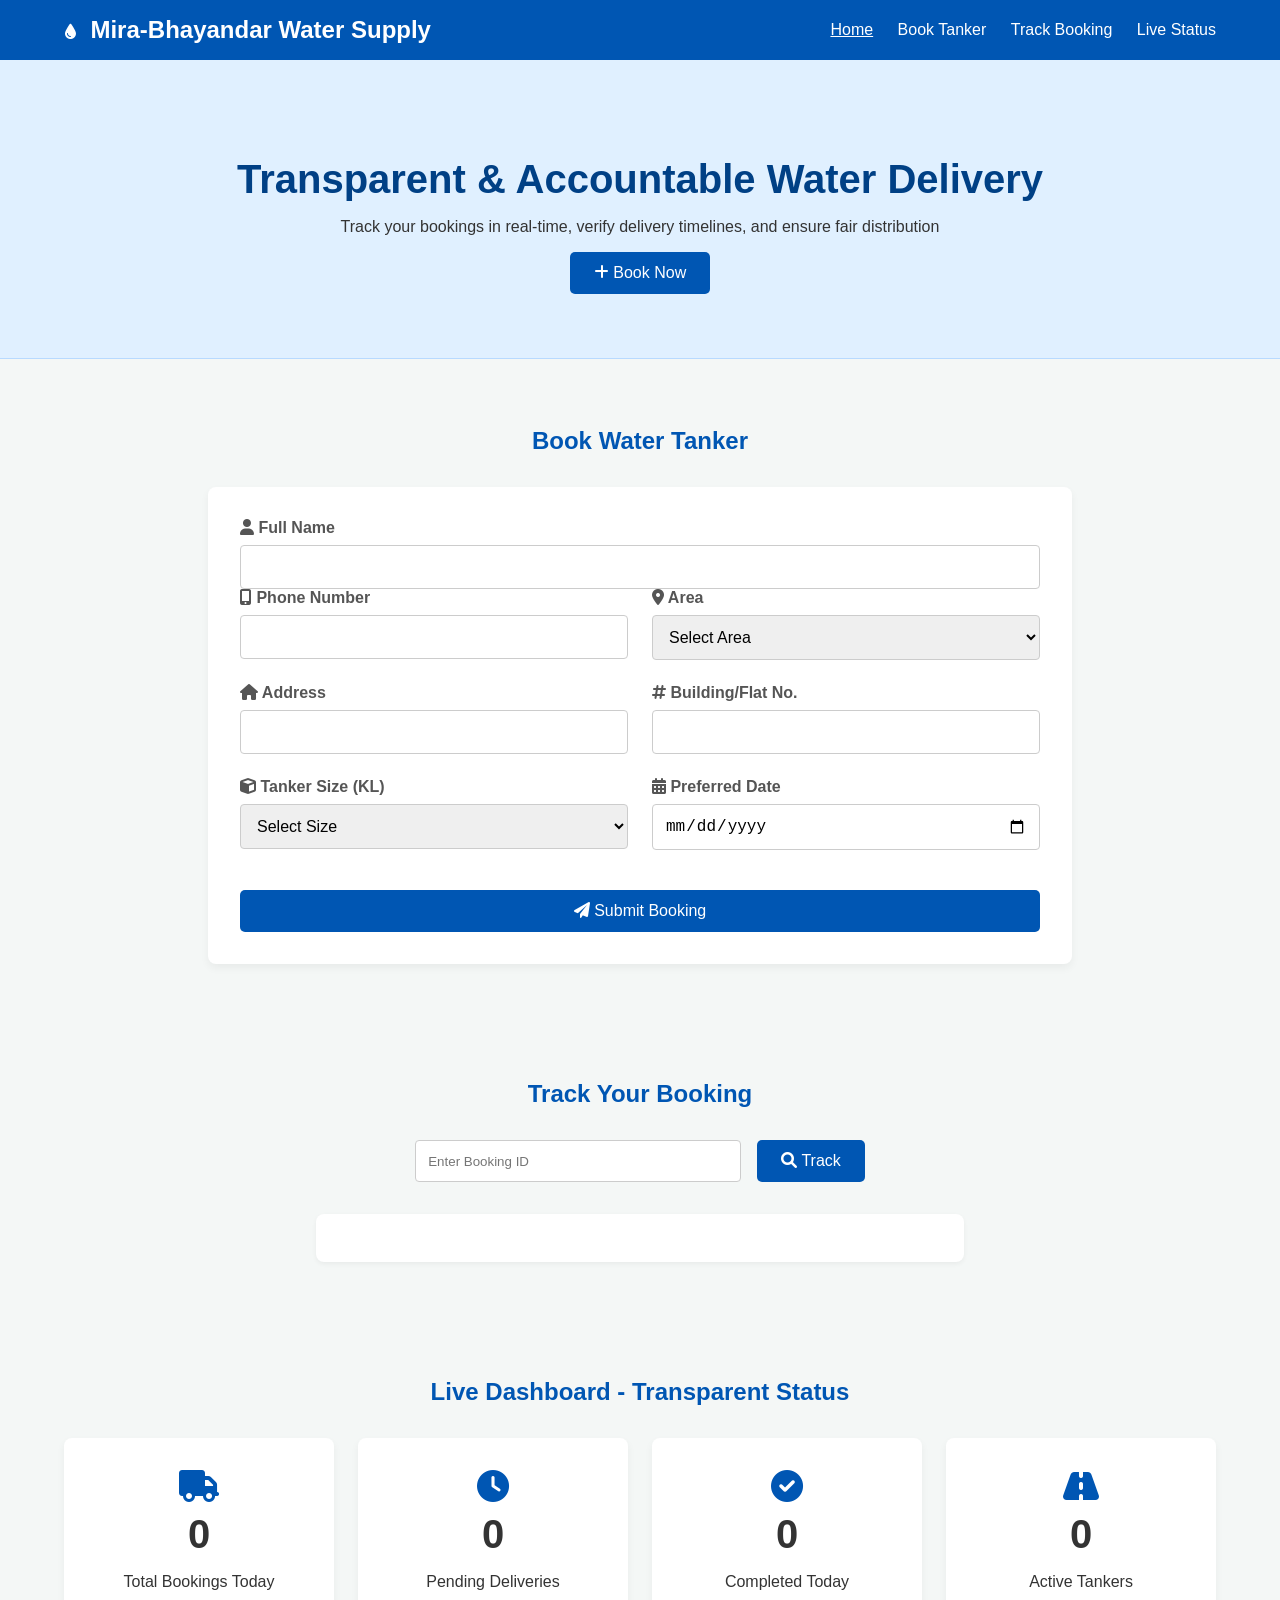
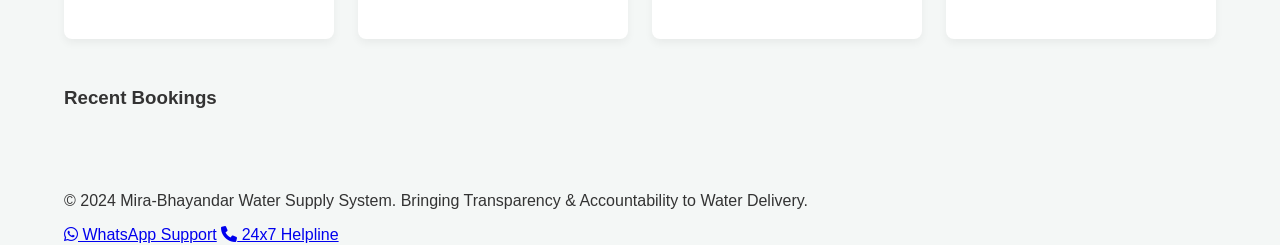
<file: index.html>
<!DOCTYPE html>
<html lang="en">
<head>
    <meta charset="UTF-8">
    <meta name="viewport" content="width=device-width, initial-scale=1.0">
    <title>Mira-Bhayandar Water Tanker Booking System</title>
    <link rel="stylesheet" href="style.css">
    <link href="https://cdnjs.cloudflare.com/ajax/libs/font-awesome/6.0.0/css/all.min.css" rel="stylesheet">
</head>
<body>
    <!-- Header -->
    <header class="header">
        <div class="container">
            <div class="logo">
                <i class="fas fa-tint"></i>
                <h1>Mira-Bhayandar Water Supply</h1>
            </div>
            <nav class="nav">
                <a href="#home" class="nav-link active">Home</a>
                <a href="#book" class="nav-link">Book Tanker</a>
                <a href="#track" class="nav-link">Track Booking</a>
                <a href="#status" class="nav-link">Live Status</a>
            </nav>
        </div>
    </header>

    <!-- Hero Section -->
    <section id="home" class="hero">
        <div class="container">
            <div class="hero-content">
                <h2>Transparent & Accountable Water Delivery</h2>
                <p>Track your bookings in real-time, verify delivery timelines, and ensure fair distribution</p>
                <button class="cta-btn" onclick="scrollToSection('book')">
                    <i class="fas fa-plus"></i> Book Now
                </button>
            </div>
        </div>
    </section>

    <!-- Booking Section -->
    <section id="book" class="booking-section">
        <div class="container">
            <h2>Book Water Tanker</h2>
            <form id="bookingForm" class="booking-form">
                <div class="form-group">
                    <label><i class="fas fa-user"></i> Full Name</label>
                    <input type="text" id="customerName" required>
                </div>
                <div class="form-row">
                    <div class="form-group">
                        <label><i class="fas fa-mobile-alt"></i> Phone Number</label>
                        <input type="tel" id="phone" required>
                    </div>
                    <div class="form-group">
                        <label><i class="fas fa-map-marker-alt"></i> Area</label>
                        <select id="area" required>
                            <option value="">Select Area</option>
                            <option value="Mira Road">Mira Road</option>
                            <option value="Bhayandar East">Bhayandar East</option>
                            <option value="Bhayandar West">Bhayandar West</option>
                            <option value="Penkar Pada">Penkar Pada</option>
                            <option value="Kashimira">Kashimira</option>
                        </select>
                    </div>
                </div>
                <div class="form-row">
                    <div class="form-group">
                        <label><i class="fas fa-home"></i> Address</label>
                        <input type="text" id="address" required>
                    </div>
                    <div class="form-group">
                        <label><i class="fas fa-hashtag"></i> Building/Flat No.</label>
                        <input type="text" id="flatNo" required>
                    </div>
                </div>
                <div class="form-row">
                    <div class="form-group">
                        <label><i class="fas fa-cube"></i> Tanker Size (KL)</label>
                        <select id="tankerSize" required>
                            <option value="">Select Size</option>
                            <option value="4">4 KL (₹800)</option>
                            <option value="6">6 KL (₹1200)</option>
                            <option value="10">10 KL (₹1800)</option>
                            <option value="12">12 KL (₹2100)</option>
                        </select>
                    </div>
                    <div class="form-group">
                        <label><i class="fas fa-calendar-alt"></i> Preferred Date</label>
                        <input type="date" id="deliveryDate" required>
                    </div>
                </div>
                <button type="submit" class="submit-btn">
                    <i class="fas fa-paper-plane"></i> Submit Booking
                </button>
            </form>
        </div>
    </section>

    <!-- Track Booking Section -->
    <section id="track" class="track-section">
        <div class="container">
            <h2>Track Your Booking</h2>
            <div class="track-form-container">
                <input type="text" id="bookingIdInput" placeholder="Enter Booking ID">
                <button onclick="trackBooking()" class="track-btn">
                    <i class="fas fa-search"></i> Track
                </button>
            </div>
            <div id="bookingDetails" class="booking-details"></div>
        </div>
    </section>

    <!-- Live Status Dashboard -->
    <section id="status" class="status-section">
        <div class="container">
            <h2>Live Dashboard - Transparent Status</h2>
            <div class="stats-grid">
                <div class="stat-card">
                    <i class="fas fa-truck"></i>
                    <h3 id="totalBookings">0</h3>
                    <p>Total Bookings Today</p>
                </div>
                <div class="stat-card">
                    <i class="fas fa-clock"></i>
                    <h3 id="pendingBookings">0</h3>
                    <p>Pending Deliveries</p>
                </div>
                <div class="stat-card">
                    <i class="fas fa-check-circle"></i>
                    <h3 id="completedBookings">0</h3>
                    <p>Completed Today</p>
                </div>
                <div class="stat-card">
                    <i class="fas fa-road"></i>
                    <h3 id="activeTankers">0</h3>
                    <p>Active Tankers</p>
                </div>
            </div>
            <div class="recent-bookings">
                <h3>Recent Bookings</h3>
                <div id="recentBookingsList" class="bookings-list"></div>
            </div>
        </div>
    </section>

    <!-- Footer -->
    <footer class="footer">
        <div class="container">
            <p>&copy; 2024 Mira-Bhayandar Water Supply System. 
            Bringing Transparency & Accountability to Water Delivery.</p>
            <div class="social-links">
                <a href="#"><i class="fab fa-whatsapp"></i> WhatsApp Support</a>
                <a href="#"><i class="fas fa-phone"></i> 24x7 Helpline</a>
            </div>
        </div>
    </footer>

    <script src="WATER bookinh.js"></script>
</body>
</html>
</file>
<file: style.css>
/* General Styles */
body {
    font-family: 'Segoe UI', Tahoma, Geneva, Verdana, sans-serif;
    margin: 0;
    padding: 0;
    background-color: #f4f7f6;
    color: #333;
}

.container {
    width: 90%;
    max-width: 1200px;
    margin: 0 auto;
}

/* Header & Navigation */
.header {
    background-color: #0056b3;
    color: white;
    padding: 1rem 0;
    box-shadow: 0 2px 5px rgba(0,0,0,0.1);
}

.header .container {
    display: flex;
    justify-content: space-between;
    align-items: center;
}

.logo h1 {
    margin: 0;
    font-size: 1.5rem;
    display: inline-block;
    margin-left: 10px;
}

.nav-link {
    color: white;
    text-decoration: none;
    margin-left: 20px;
    font-weight: 500;
}

.nav-link:hover, .nav-link.active {
    text-decoration: underline;
}

/* Hero Section */
.hero {
    background-color: #e0f0ff;
    text-align: center;
    padding: 4rem 1rem;
    border-bottom: 1px solid #b8daff;
}

.hero h2 {
    font-size: 2.5rem;
    color: #004085;
    margin-bottom: 10px;
}

/* Buttons */
.cta-btn, .submit-btn, .track-btn {
    background-color: #0056b3;
    color: white;
    border: none;
    padding: 0.75rem 1.5rem;
    font-size: 1rem;
    border-radius: 5px;
    cursor: pointer;
    transition: background 0.3s;
}

.cta-btn:hover, .submit-btn:hover, .track-btn:hover {
    background-color: #004085;
}

/* Sections */
section {
    padding: 3rem 0;
}

h2 {
    text-align: center;
    color: #0056b3;
    margin-bottom: 2rem;
}

/* Booking Form */
.booking-form {
    background: white;
    padding: 2rem;
    border-radius: 8px;
    box-shadow: 0 4px 8px rgba(0,0,0,0.05);
    max-width: 800px;
    margin: 0 auto;
}

.form-row {
    display: flex;
    gap: 1.5rem;
    margin-bottom: 1.5rem;
}

.form-group {
    flex: 1;
    display: flex;
    flex-direction: column;
}

.form-group label {
    margin-bottom: 0.5rem;
    font-weight: bold;
    color: #555;
}

.form-group input, .form-group select {
    padding: 0.75rem;
    border: 1px solid #ccc;
    border-radius: 4px;
    font-size: 1rem;
}

.submit-btn {
    width: 100%;
    margin-top: 1rem;
}

/* Tracking Section */
.track-form-container {
    display: flex;
    justify-content: center;
    gap: 1rem;
    margin-bottom: 2rem;
}

.track-form-container input {
    padding: 0.75rem;
    width: 300px;
    border: 1px solid #ccc;
    border-radius: 4px;
}

.booking-details {
    background: white;
    padding: 1.5rem;
    border-radius: 8px;
    max-width: 600px;
    margin: 0 auto;
    box-shadow: 0 2px 5px rgba(0,0,0,0.05);
}

/* Dashboard Stats */
.stats-grid {
    display: grid;
    grid-template-columns: repeat(auto-fit, minmax(220px, 1fr));
    gap: 1.5rem;
    margin-bottom: 3rem;
}

.stat-card {
    background: white;
    padding: 2rem;
    text-align: center;
    border-radius: 8px;
    box-shadow: 0 4px 8px rgba(0,0,0,0.05);
}

.stat-card i {
    font-size: 2rem;
    color: #0056b3;
}

.stat-card h3 {
    font-size: 2.5rem;
    margin: 10px 0;
    color: #333;
}
</file>
